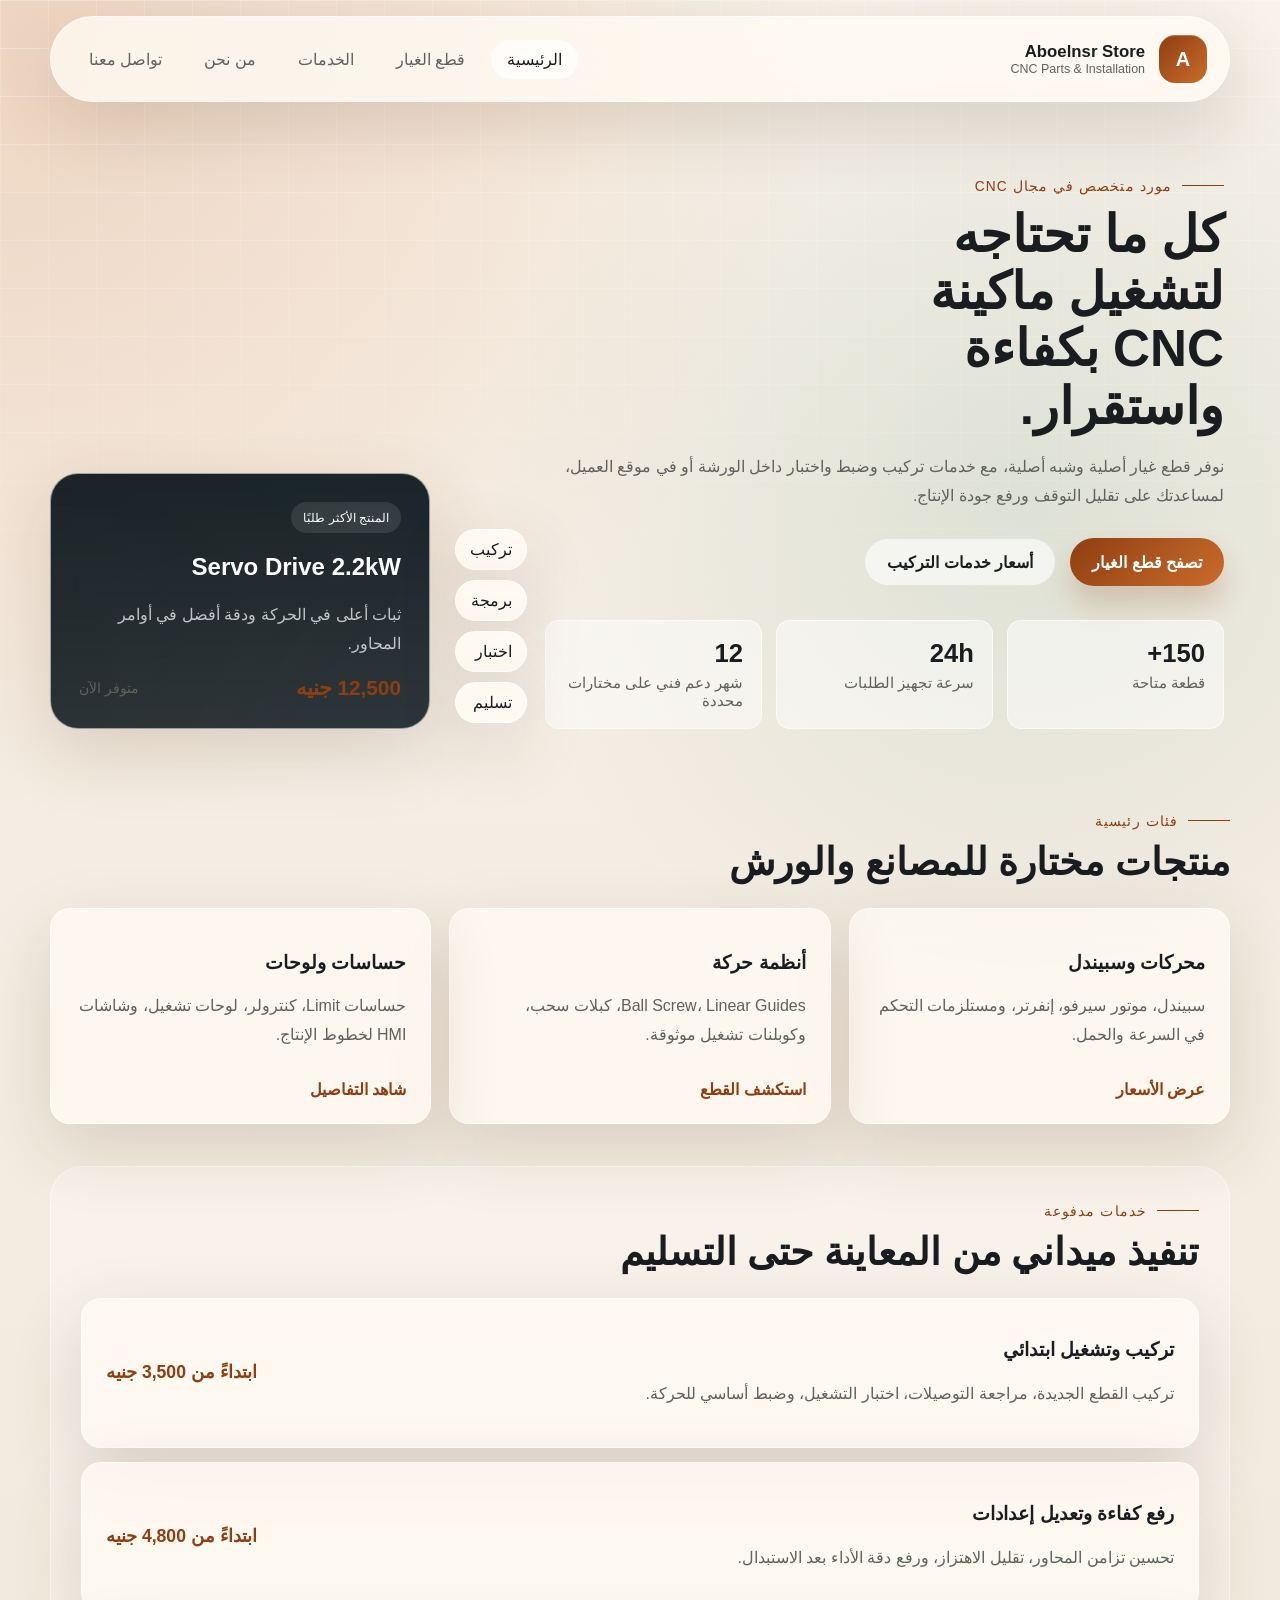
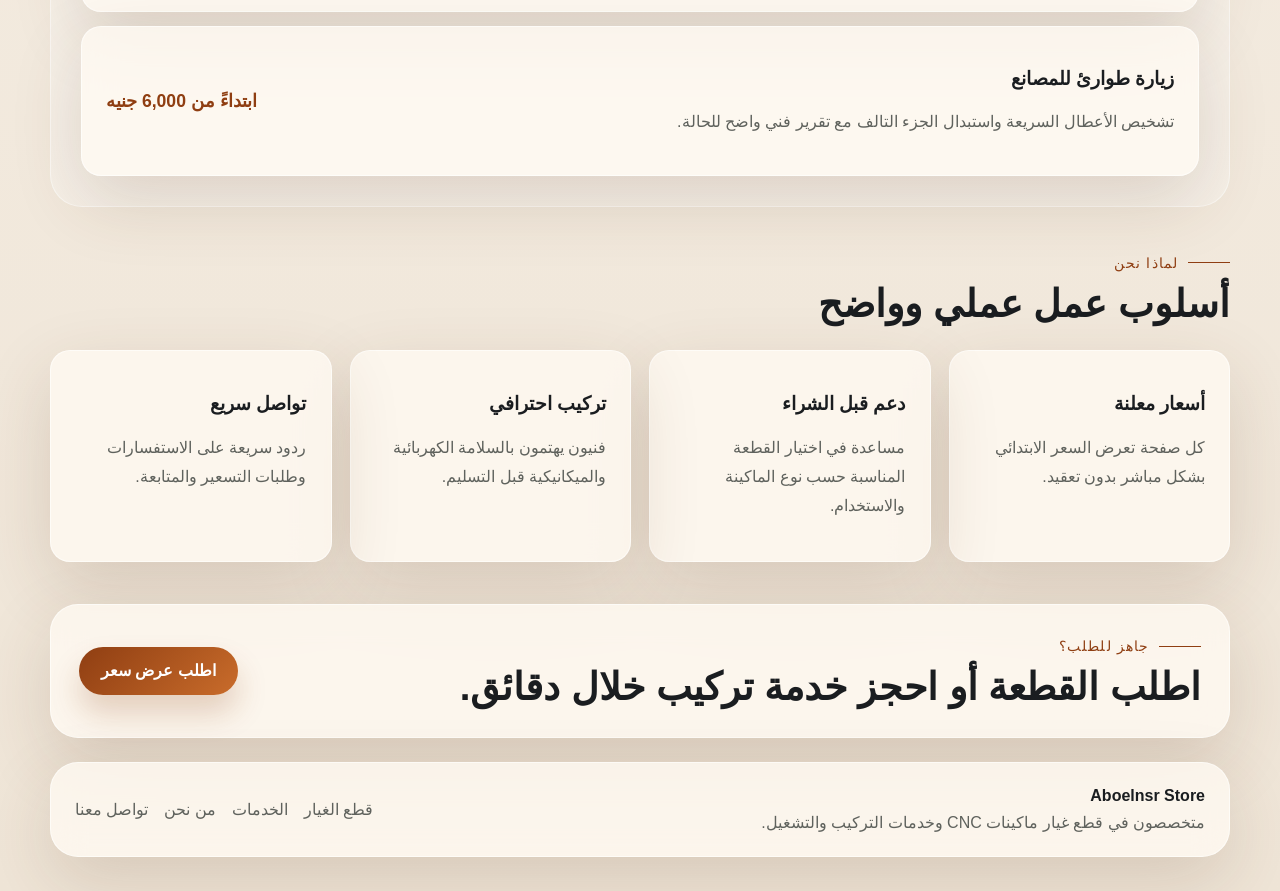
<file: aboelnsr-store/index.html>
<!DOCTYPE html>
<html lang="ar" dir="rtl">
<head>
  <meta charset="UTF-8">
  <meta name="viewport" content="width=device-width, initial-scale=1.0">
  <title>Aboelnsr Store | قطع غيار وخدمات CNC</title>
  <meta name="description" content="Aboelnsr Store لبيع قطع غيار ماكينات CNC وخدمات التركيب والضبط والصيانة بأسعار واضحة وجودة مضمونة.">
  <link rel="stylesheet" href="style.css">
</head>
<body>
  <div class="site-shell">
    <header class="topbar">
      <a class="brand" href="index.html">
        <span class="brand-mark">A</span>
        <span>
          <strong>Aboelnsr Store</strong>
          <small>CNC Parts & Installation</small>
        </span>
      </a>
      <button class="menu-toggle" type="button" aria-label="فتح القائمة">القائمة</button>
      <nav class="nav">
        <a class="active" href="index.html">الرئيسية</a>
        <a href="products.html">قطع الغيار</a>
        <a href="services.html">الخدمات</a>
        <a href="about.html">من نحن</a>
        <a href="contact.html">تواصل معنا</a>
      </nav>
    </header>

    <main>
      <section class="hero">
        <div class="hero-copy">
          <span class="eyebrow">مورد متخصص في مجال CNC</span>
          <h1>كل ما تحتاجه لتشغيل ماكينة CNC بكفاءة واستقرار.</h1>
          <p>
            نوفر قطع غيار أصلية وشبه أصلية، مع خدمات تركيب وضبط واختبار داخل الورشة أو في موقع العميل،
            لمساعدتك على تقليل التوقف ورفع جودة الإنتاج.
          </p>
          <div class="hero-actions">
            <a class="button button-primary" href="products.html">تصفح قطع الغيار</a>
            <a class="button button-secondary" href="services.html">أسعار خدمات التركيب</a>
          </div>
          <ul class="stats">
            <li>
              <strong>150+</strong>
              <span>قطعة متاحة</span>
            </li>
            <li>
              <strong>24h</strong>
              <span>سرعة تجهيز الطلبات</span>
            </li>
            <li>
              <strong>12</strong>
              <span>شهر دعم فني على مختارات محددة</span>
            </li>
          </ul>
        </div>
        <div class="hero-panel">
          <div class="floating-card">
            <span class="card-label">المنتج الأكثر طلبًا</span>
            <h2>Servo Drive 2.2kW</h2>
            <p>ثبات أعلى في الحركة ودقة أفضل في أوامر المحاور.</p>
            <div class="price-row">
              <strong>12,500 جنيه</strong>
              <span>متوفر الآن</span>
            </div>
          </div>
          <div class="floating-strip">
            <span>تركيب</span>
            <span>برمجة</span>
            <span>اختبار</span>
            <span>تسليم</span>
          </div>
        </div>
      </section>

      <section class="section">
        <div class="section-heading">
          <span class="eyebrow">فئات رئيسية</span>
          <h2>منتجات مختارة للمصانع والورش</h2>
        </div>
        <div class="grid cards-3">
          <article class="feature-card">
            <h3>محركات وسبيندل</h3>
            <p>سبيندل، موتور سيرفو، إنفرتر، ومستلزمات التحكم في السرعة والحمل.</p>
            <a href="products.html">عرض الأسعار</a>
          </article>
          <article class="feature-card">
            <h3>أنظمة حركة</h3>
            <p>Ball Screw، Linear Guides، كبلات سحب، وكوبلنات تشغيل موثوقة.</p>
            <a href="products.html">استكشف القطع</a>
          </article>
          <article class="feature-card">
            <h3>حساسات ولوحات</h3>
            <p>حساسات Limit، كنترولر، لوحات تشغيل، وشاشات HMI لخطوط الإنتاج.</p>
            <a href="products.html">شاهد التفاصيل</a>
          </article>
        </div>
      </section>

      <section class="section alt-section">
        <div class="section-heading">
          <span class="eyebrow">خدمات مدفوعة</span>
          <h2>تنفيذ ميداني من المعاينة حتى التسليم</h2>
        </div>
        <div class="service-highlight">
          <div>
            <h3>تركيب وتشغيل ابتدائي</h3>
            <p>تركيب القطع الجديدة، مراجعة التوصيلات، اختبار التشغيل، وضبط أساسي للحركة.</p>
          </div>
          <strong>ابتداءً من 3,500 جنيه</strong>
        </div>
        <div class="service-highlight">
          <div>
            <h3>رفع كفاءة وتعديل إعدادات</h3>
            <p>تحسين تزامن المحاور، تقليل الاهتزاز، ورفع دقة الأداء بعد الاستبدال.</p>
          </div>
          <strong>ابتداءً من 4,800 جنيه</strong>
        </div>
        <div class="service-highlight">
          <div>
            <h3>زيارة طوارئ للمصانع</h3>
            <p>تشخيص الأعطال السريعة واستبدال الجزء التالف مع تقرير فني واضح للحالة.</p>
          </div>
          <strong>ابتداءً من 6,000 جنيه</strong>
        </div>
      </section>

      <section class="section">
        <div class="section-heading">
          <span class="eyebrow">لماذا نحن</span>
          <h2>أسلوب عمل عملي وواضح</h2>
        </div>
        <div class="grid cards-4">
          <article class="mini-card">
            <h3>أسعار معلنة</h3>
            <p>كل صفحة تعرض السعر الابتدائي بشكل مباشر بدون تعقيد.</p>
          </article>
          <article class="mini-card">
            <h3>دعم قبل الشراء</h3>
            <p>مساعدة في اختيار القطعة المناسبة حسب نوع الماكينة والاستخدام.</p>
          </article>
          <article class="mini-card">
            <h3>تركيب احترافي</h3>
            <p>فنيون يهتمون بالسلامة الكهربائية والميكانيكية قبل التسليم.</p>
          </article>
          <article class="mini-card">
            <h3>تواصل سريع</h3>
            <p>ردود سريعة على الاستفسارات وطلبات التسعير والمتابعة.</p>
          </article>
        </div>
      </section>

      <section class="section cta-banner">
        <div>
          <span class="eyebrow">جاهز للطلب؟</span>
          <h2>اطلب القطعة أو احجز خدمة تركيب خلال دقائق.</h2>
        </div>
        <a class="button button-primary" href="contact.html">اطلب عرض سعر</a>
      </section>
    </main>

    <footer class="footer">
      <div>
        <strong>Aboelnsr Store</strong>
        <p>متخصصون في قطع غيار ماكينات CNC وخدمات التركيب والتشغيل.</p>
      </div>
      <div class="footer-links">
        <a href="products.html">قطع الغيار</a>
        <a href="services.html">الخدمات</a>
        <a href="about.html">من نحن</a>
        <a href="contact.html">تواصل معنا</a>
      </div>
    </footer>
  </div>

  <script src="script.js"></script>
</body>
</html>
</file>
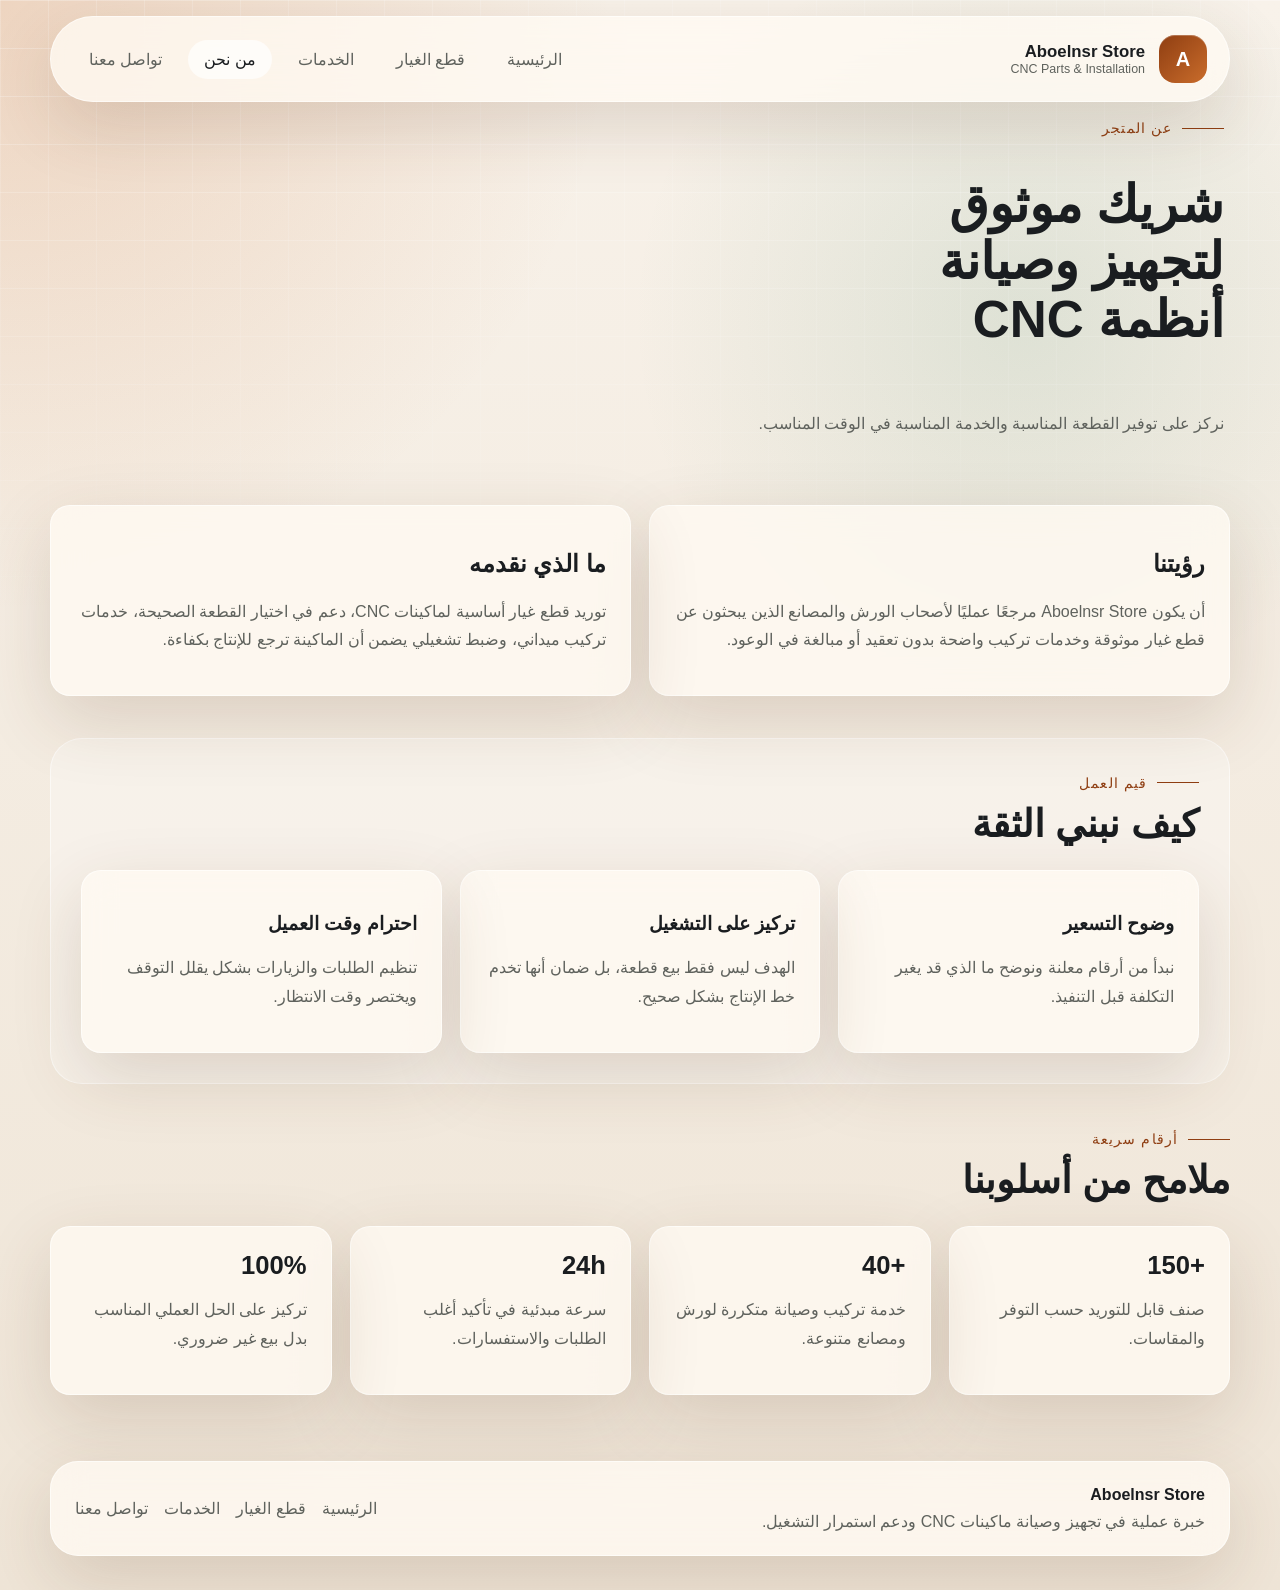
<file: aboelnsr-store/about.html>
<!DOCTYPE html>
<html lang="ar" dir="rtl">
<head>
  <meta charset="UTF-8">
  <meta name="viewport" content="width=device-width, initial-scale=1.0">
  <title>من نحن | Aboelnsr Store</title>
  <meta name="description" content="تعرف على Aboelnsr Store وخبرته في توريد قطع غيار ماكينات CNC وخدمات التركيب والدعم الفني.">
  <link rel="stylesheet" href="style.css">
</head>
<body>
  <div class="site-shell">
    <header class="topbar">
      <a class="brand" href="index.html">
        <span class="brand-mark">A</span>
        <span>
          <strong>Aboelnsr Store</strong>
          <small>CNC Parts & Installation</small>
        </span>
      </a>
      <button class="menu-toggle" type="button" aria-label="فتح القائمة">القائمة</button>
      <nav class="nav">
        <a href="index.html">الرئيسية</a>
        <a href="products.html">قطع الغيار</a>
        <a href="services.html">الخدمات</a>
        <a class="active" href="about.html">من نحن</a>
        <a href="contact.html">تواصل معنا</a>
      </nav>
    </header>

    <main>
      <section class="page-hero compact">
        <span class="eyebrow">عن المتجر</span>
        <h1>شريك موثوق لتجهيز وصيانة أنظمة CNC</h1>
        <p>نركز على توفير القطعة المناسبة والخدمة المناسبة في الوقت المناسب.</p>
      </section>

      <section class="section about-layout">
        <article class="about-card">
          <h2>رؤيتنا</h2>
          <p>
            أن يكون Aboelnsr Store مرجعًا عمليًا لأصحاب الورش والمصانع الذين يبحثون عن قطع غيار
            موثوقة وخدمات تركيب واضحة بدون تعقيد أو مبالغة في الوعود.
          </p>
        </article>
        <article class="about-card">
          <h2>ما الذي نقدمه</h2>
          <p>
            توريد قطع غيار أساسية لماكينات CNC، دعم في اختيار القطعة الصحيحة، خدمات تركيب ميداني،
            وضبط تشغيلي يضمن أن الماكينة ترجع للإنتاج بكفاءة.
          </p>
        </article>
      </section>

      <section class="section alt-section">
        <div class="section-heading">
          <span class="eyebrow">قيم العمل</span>
          <h2>كيف نبني الثقة</h2>
        </div>
        <div class="grid cards-3">
          <article class="mini-card">
            <h3>وضوح التسعير</h3>
            <p>نبدأ من أرقام معلنة ونوضح ما الذي قد يغير التكلفة قبل التنفيذ.</p>
          </article>
          <article class="mini-card">
            <h3>تركيز على التشغيل</h3>
            <p>الهدف ليس فقط بيع قطعة، بل ضمان أنها تخدم خط الإنتاج بشكل صحيح.</p>
          </article>
          <article class="mini-card">
            <h3>احترام وقت العميل</h3>
            <p>تنظيم الطلبات والزيارات بشكل يقلل التوقف ويختصر وقت الانتظار.</p>
          </article>
        </div>
      </section>

      <section class="section">
        <div class="section-heading">
          <span class="eyebrow">أرقام سريعة</span>
          <h2>ملامح من أسلوبنا</h2>
        </div>
        <div class="grid cards-4">
          <article class="mini-card">
            <strong class="metric">+150</strong>
            <p>صنف قابل للتوريد حسب التوفر والمقاسات.</p>
          </article>
          <article class="mini-card">
            <strong class="metric">+40</strong>
            <p>خدمة تركيب وصيانة متكررة لورش ومصانع متنوعة.</p>
          </article>
          <article class="mini-card">
            <strong class="metric">24h</strong>
            <p>سرعة مبدئية في تأكيد أغلب الطلبات والاستفسارات.</p>
          </article>
          <article class="mini-card">
            <strong class="metric">100%</strong>
            <p>تركيز على الحل العملي المناسب بدل بيع غير ضروري.</p>
          </article>
        </div>
      </section>
    </main>

    <footer class="footer">
      <div>
        <strong>Aboelnsr Store</strong>
        <p>خبرة عملية في تجهيز وصيانة ماكينات CNC ودعم استمرار التشغيل.</p>
      </div>
      <div class="footer-links">
        <a href="index.html">الرئيسية</a>
        <a href="products.html">قطع الغيار</a>
        <a href="services.html">الخدمات</a>
        <a href="contact.html">تواصل معنا</a>
      </div>
    </footer>
  </div>

  <script src="script.js"></script>
</body>
</html>
</file>
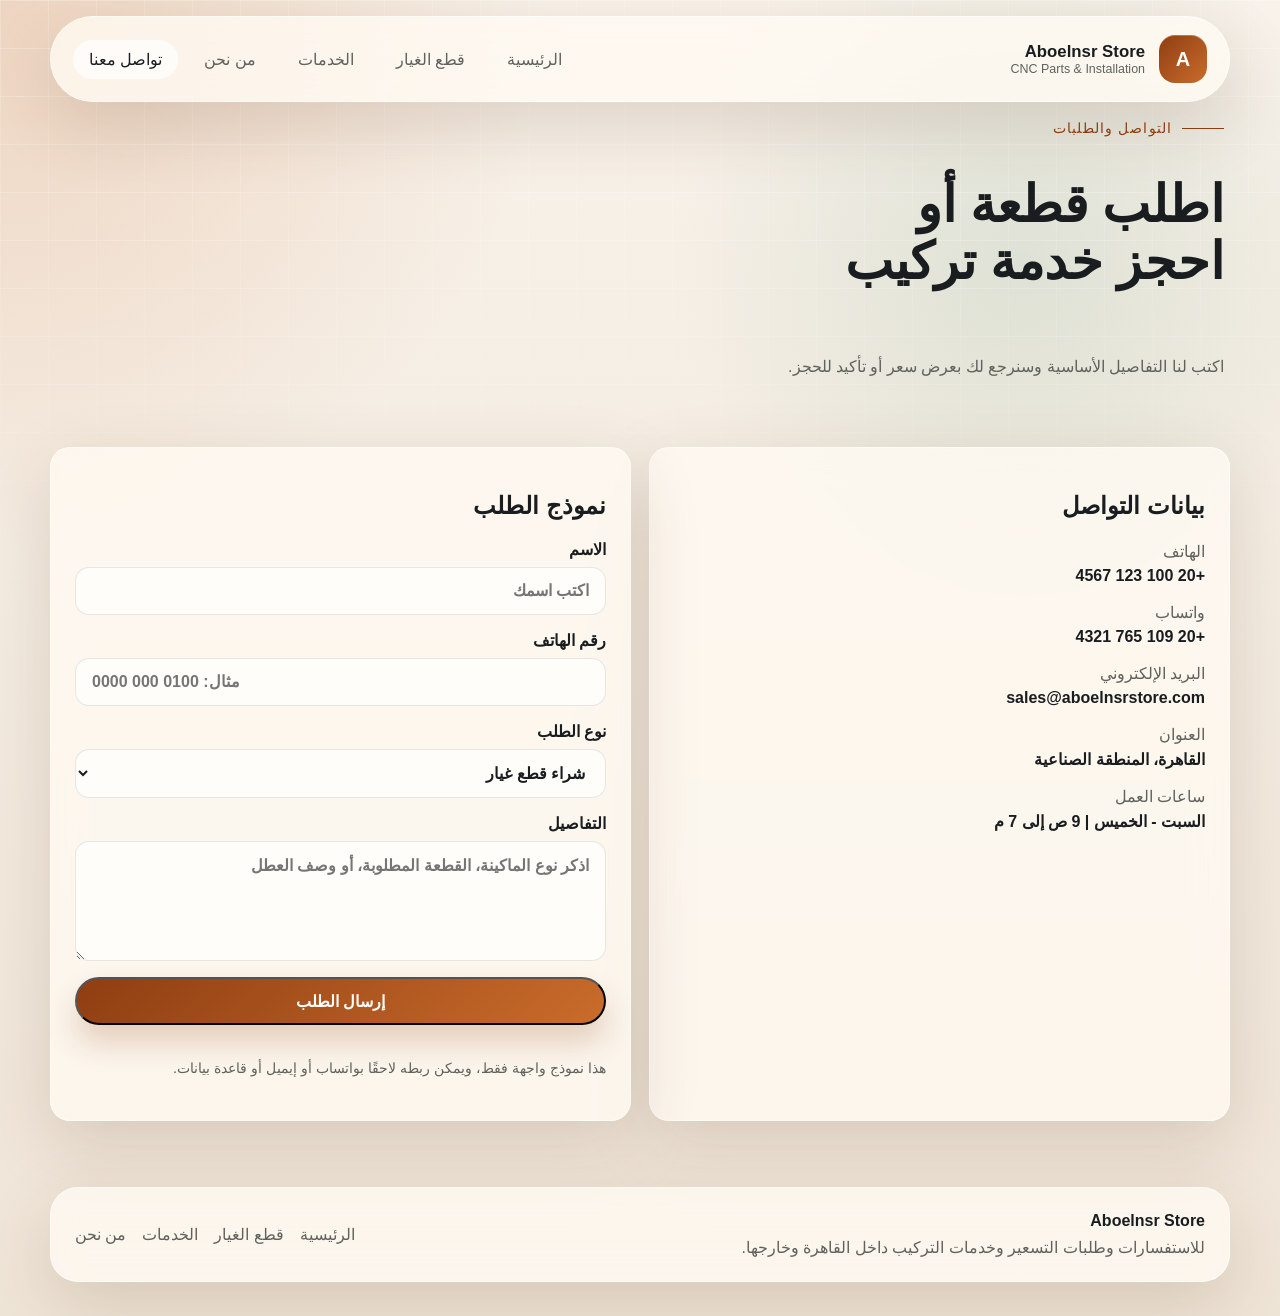
<file: aboelnsr-store/contact.html>
<!DOCTYPE html>
<html lang="ar" dir="rtl">
<head>
  <meta charset="UTF-8">
  <meta name="viewport" content="width=device-width, initial-scale=1.0">
  <title>تواصل معنا | Aboelnsr Store</title>
  <meta name="description" content="تواصل مع Aboelnsr Store لطلب قطع غيار CNC أو حجز خدمات التركيب والصيانة.">
  <link rel="stylesheet" href="style.css">
</head>
<body>
  <div class="site-shell">
    <header class="topbar">
      <a class="brand" href="index.html">
        <span class="brand-mark">A</span>
        <span>
          <strong>Aboelnsr Store</strong>
          <small>CNC Parts & Installation</small>
        </span>
      </a>
      <button class="menu-toggle" type="button" aria-label="فتح القائمة">القائمة</button>
      <nav class="nav">
        <a href="index.html">الرئيسية</a>
        <a href="products.html">قطع الغيار</a>
        <a href="services.html">الخدمات</a>
        <a href="about.html">من نحن</a>
        <a class="active" href="contact.html">تواصل معنا</a>
      </nav>
    </header>

    <main>
      <section class="page-hero compact">
        <span class="eyebrow">التواصل والطلبات</span>
        <h1>اطلب قطعة أو احجز خدمة تركيب</h1>
        <p>اكتب لنا التفاصيل الأساسية وسنرجع لك بعرض سعر أو تأكيد للحجز.</p>
      </section>

      <section class="section contact-layout">
        <article class="contact-card">
          <h2>بيانات التواصل</h2>
          <div class="contact-list">
            <div>
              <span>الهاتف</span>
              <strong>+20 100 123 4567</strong>
            </div>
            <div>
              <span>واتساب</span>
              <strong>+20 109 765 4321</strong>
            </div>
            <div>
              <span>البريد الإلكتروني</span>
              <strong>sales@aboelnsrstore.com</strong>
            </div>
            <div>
              <span>العنوان</span>
              <strong>القاهرة، المنطقة الصناعية</strong>
            </div>
            <div>
              <span>ساعات العمل</span>
              <strong>السبت - الخميس | 9 ص إلى 7 م</strong>
            </div>
          </div>
        </article>

        <article class="contact-card">
          <h2>نموذج الطلب</h2>
          <form class="contact-form">
            <label>
              الاسم
              <input type="text" name="name" placeholder="اكتب اسمك">
            </label>
            <label>
              رقم الهاتف
              <input type="tel" name="phone" placeholder="مثال: 0100 000 0000">
            </label>
            <label>
              نوع الطلب
              <select name="requestType">
                <option>شراء قطع غيار</option>
                <option>حجز خدمة تركيب</option>
                <option>زيارة طوارئ</option>
                <option>استفسار عام</option>
              </select>
            </label>
            <label>
              التفاصيل
              <textarea name="details" rows="5" placeholder="اذكر نوع الماكينة، القطعة المطلوبة، أو وصف العطل"></textarea>
            </label>
            <button class="button button-primary" type="submit">إرسال الطلب</button>
            <p class="form-note">هذا نموذج واجهة فقط، ويمكن ربطه لاحقًا بواتساب أو إيميل أو قاعدة بيانات.</p>
          </form>
        </article>
      </section>
    </main>

    <footer class="footer">
      <div>
        <strong>Aboelnsr Store</strong>
        <p>للاستفسارات وطلبات التسعير وخدمات التركيب داخل القاهرة وخارجها.</p>
      </div>
      <div class="footer-links">
        <a href="index.html">الرئيسية</a>
        <a href="products.html">قطع الغيار</a>
        <a href="services.html">الخدمات</a>
        <a href="about.html">من نحن</a>
      </div>
    </footer>
  </div>

  <script src="script.js"></script>
</body>
</html>
</file>
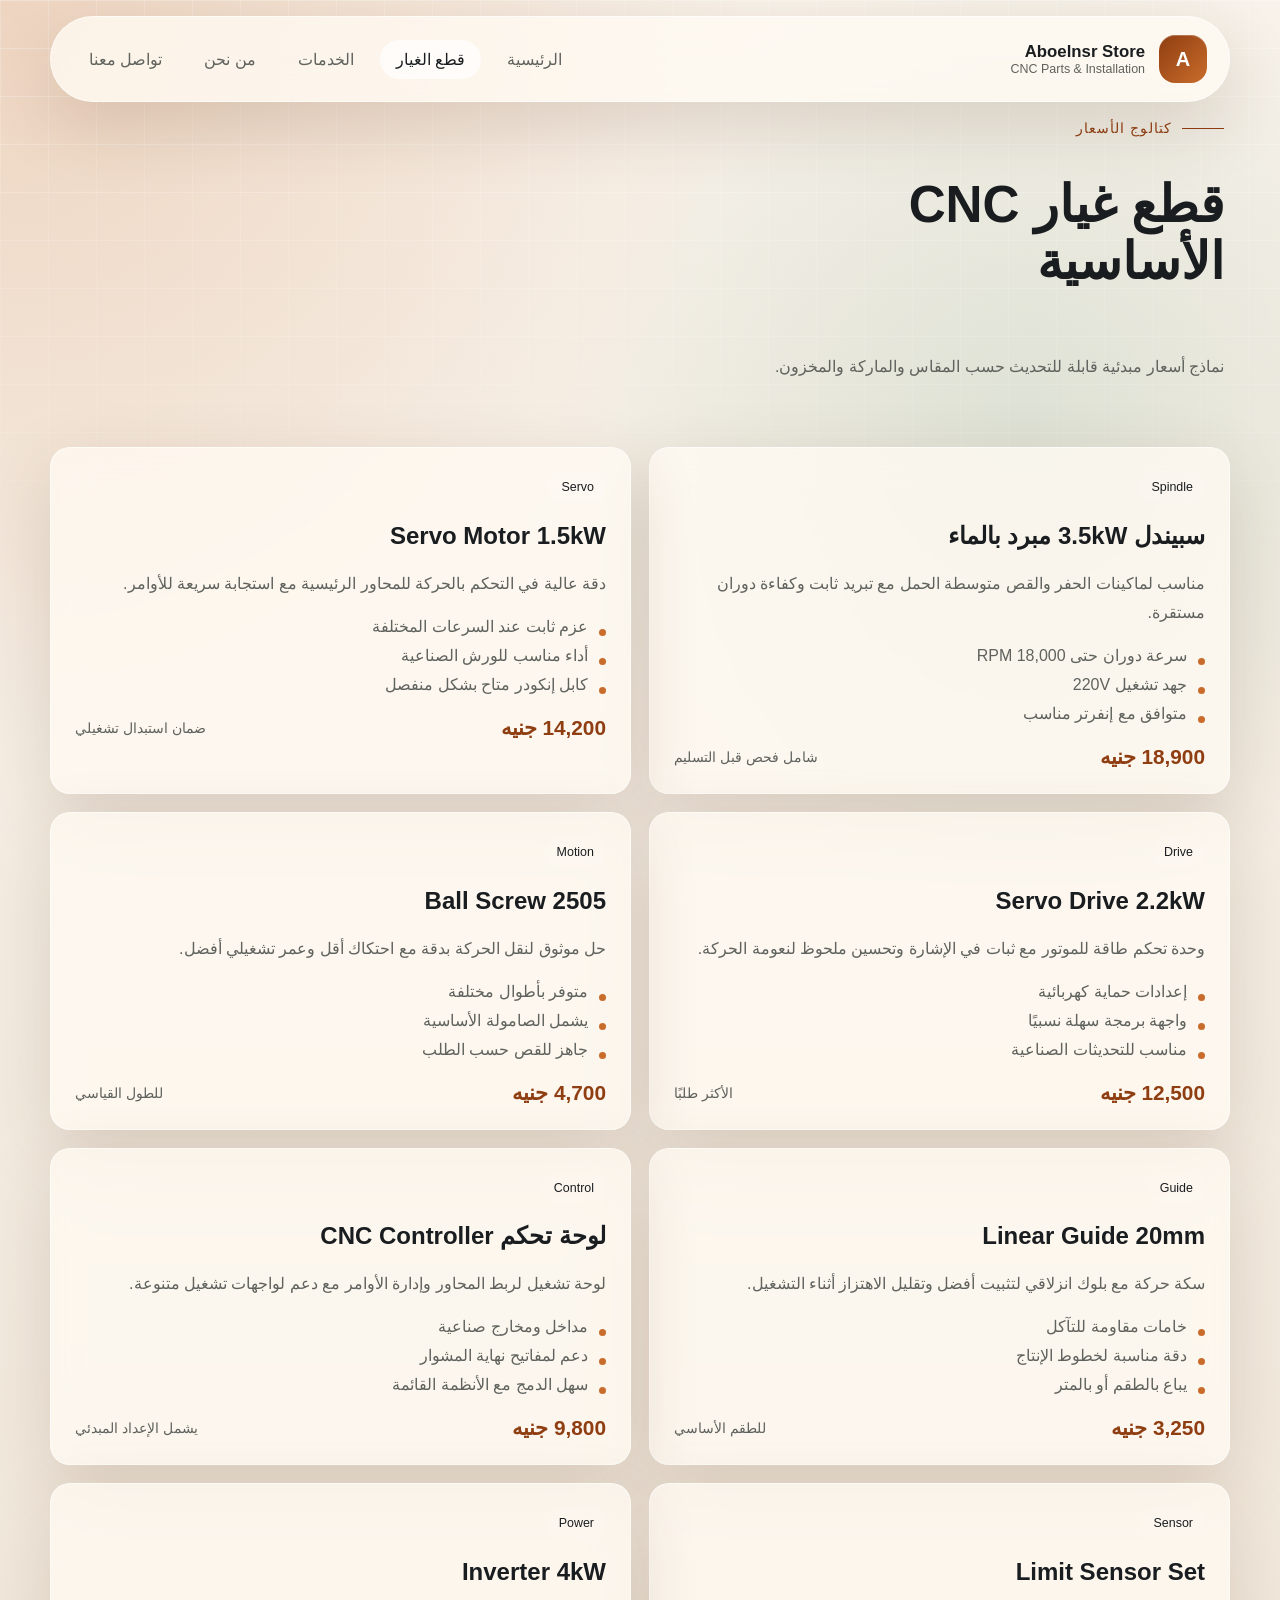
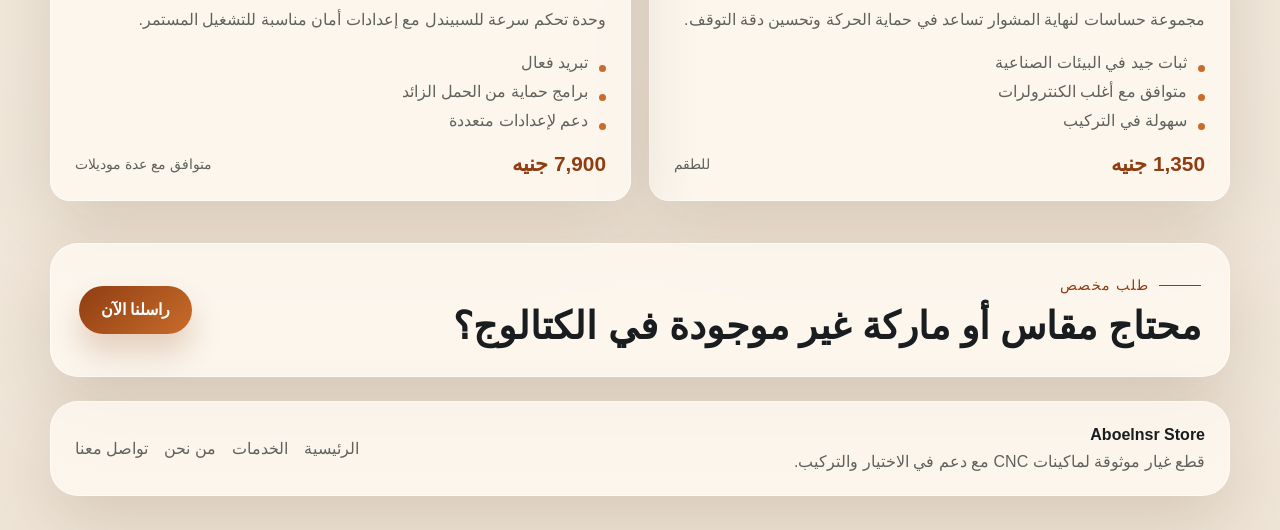
<file: aboelnsr-store/products.html>
<!DOCTYPE html>
<html lang="ar" dir="rtl">
<head>
  <meta charset="UTF-8">
  <meta name="viewport" content="width=device-width, initial-scale=1.0">
  <title>قطع الغيار | Aboelnsr Store</title>
  <meta name="description" content="استعرض أسعار قطع غيار ماكينات CNC لدى Aboelnsr Store من سبيندل وسيرفو درايف وBall Screw وحساسات ولوحات تحكم.">
  <link rel="stylesheet" href="style.css">
</head>
<body>
  <div class="site-shell">
    <header class="topbar">
      <a class="brand" href="index.html">
        <span class="brand-mark">A</span>
        <span>
          <strong>Aboelnsr Store</strong>
          <small>CNC Parts & Installation</small>
        </span>
      </a>
      <button class="menu-toggle" type="button" aria-label="فتح القائمة">القائمة</button>
      <nav class="nav">
        <a href="index.html">الرئيسية</a>
        <a class="active" href="products.html">قطع الغيار</a>
        <a href="services.html">الخدمات</a>
        <a href="about.html">من نحن</a>
        <a href="contact.html">تواصل معنا</a>
      </nav>
    </header>

    <main>
      <section class="page-hero compact">
        <span class="eyebrow">كتالوج الأسعار</span>
        <h1>قطع غيار CNC الأساسية</h1>
        <p>نماذج أسعار مبدئية قابلة للتحديث حسب المقاس والماركة والمخزون.</p>
      </section>

      <section class="section">
        <div class="grid product-grid">
          <article class="product-card">
            <span class="tag">Spindle</span>
            <h2>سبيندل 3.5kW مبرد بالماء</h2>
            <p>مناسب لماكينات الحفر والقص متوسطة الحمل مع تبريد ثابت وكفاءة دوران مستقرة.</p>
            <ul class="product-specs">
              <li>سرعة دوران حتى 18,000 RPM</li>
              <li>جهد تشغيل 220V</li>
              <li>متوافق مع إنفرتر مناسب</li>
            </ul>
            <div class="price-row">
              <strong>18,900 جنيه</strong>
              <span>شامل فحص قبل التسليم</span>
            </div>
          </article>

          <article class="product-card">
            <span class="tag">Servo</span>
            <h2>Servo Motor 1.5kW</h2>
            <p>دقة عالية في التحكم بالحركة للمحاور الرئيسية مع استجابة سريعة للأوامر.</p>
            <ul class="product-specs">
              <li>عزم ثابت عند السرعات المختلفة</li>
              <li>أداء مناسب للورش الصناعية</li>
              <li>كابل إنكودر متاح بشكل منفصل</li>
            </ul>
            <div class="price-row">
              <strong>14,200 جنيه</strong>
              <span>ضمان استبدال تشغيلي</span>
            </div>
          </article>

          <article class="product-card">
            <span class="tag">Drive</span>
            <h2>Servo Drive 2.2kW</h2>
            <p>وحدة تحكم طاقة للموتور مع ثبات في الإشارة وتحسين ملحوظ لنعومة الحركة.</p>
            <ul class="product-specs">
              <li>إعدادات حماية كهربائية</li>
              <li>واجهة برمجة سهلة نسبيًا</li>
              <li>مناسب للتحديثات الصناعية</li>
            </ul>
            <div class="price-row">
              <strong>12,500 جنيه</strong>
              <span>الأكثر طلبًا</span>
            </div>
          </article>

          <article class="product-card">
            <span class="tag">Motion</span>
            <h2>Ball Screw 2505</h2>
            <p>حل موثوق لنقل الحركة بدقة مع احتكاك أقل وعمر تشغيلي أفضل.</p>
            <ul class="product-specs">
              <li>متوفر بأطوال مختلفة</li>
              <li>يشمل الصامولة الأساسية</li>
              <li>جاهز للقص حسب الطلب</li>
            </ul>
            <div class="price-row">
              <strong>4,700 جنيه</strong>
              <span>للطول القياسي</span>
            </div>
          </article>

          <article class="product-card">
            <span class="tag">Guide</span>
            <h2>Linear Guide 20mm</h2>
            <p>سكة حركة مع بلوك انزلاقي لتثبيت أفضل وتقليل الاهتزاز أثناء التشغيل.</p>
            <ul class="product-specs">
              <li>خامات مقاومة للتآكل</li>
              <li>دقة مناسبة لخطوط الإنتاج</li>
              <li>يباع بالطقم أو بالمتر</li>
            </ul>
            <div class="price-row">
              <strong>3,250 جنيه</strong>
              <span>للطقم الأساسي</span>
            </div>
          </article>

          <article class="product-card">
            <span class="tag">Control</span>
            <h2>لوحة تحكم CNC Controller</h2>
            <p>لوحة تشغيل لربط المحاور وإدارة الأوامر مع دعم لواجهات تشغيل متنوعة.</p>
            <ul class="product-specs">
              <li>مداخل ومخارج صناعية</li>
              <li>دعم لمفاتيح نهاية المشوار</li>
              <li>سهل الدمج مع الأنظمة القائمة</li>
            </ul>
            <div class="price-row">
              <strong>9,800 جنيه</strong>
              <span>يشمل الإعداد المبدئي</span>
            </div>
          </article>

          <article class="product-card">
            <span class="tag">Sensor</span>
            <h2>Limit Sensor Set</h2>
            <p>مجموعة حساسات لنهاية المشوار تساعد في حماية الحركة وتحسين دقة التوقف.</p>
            <ul class="product-specs">
              <li>ثبات جيد في البيئات الصناعية</li>
              <li>متوافق مع أغلب الكنترولرات</li>
              <li>سهولة في التركيب</li>
            </ul>
            <div class="price-row">
              <strong>1,350 جنيه</strong>
              <span>للطقم</span>
            </div>
          </article>

          <article class="product-card">
            <span class="tag">Power</span>
            <h2>Inverter 4kW</h2>
            <p>وحدة تحكم سرعة للسبيندل مع إعدادات أمان مناسبة للتشغيل المستمر.</p>
            <ul class="product-specs">
              <li>تبريد فعال</li>
              <li>برامج حماية من الحمل الزائد</li>
              <li>دعم لإعدادات متعددة</li>
            </ul>
            <div class="price-row">
              <strong>7,900 جنيه</strong>
              <span>متوافق مع عدة موديلات</span>
            </div>
          </article>
        </div>
      </section>

      <section class="section cta-banner">
        <div>
          <span class="eyebrow">طلب مخصص</span>
          <h2>محتاج مقاس أو ماركة غير موجودة في الكتالوج؟</h2>
        </div>
        <a class="button button-primary" href="contact.html">راسلنا الآن</a>
      </section>
    </main>

    <footer class="footer">
      <div>
        <strong>Aboelnsr Store</strong>
        <p>قطع غيار موثوقة لماكينات CNC مع دعم في الاختيار والتركيب.</p>
      </div>
      <div class="footer-links">
        <a href="index.html">الرئيسية</a>
        <a href="services.html">الخدمات</a>
        <a href="about.html">من نحن</a>
        <a href="contact.html">تواصل معنا</a>
      </div>
    </footer>
  </div>

  <script src="script.js"></script>
</body>
</html>
</file>
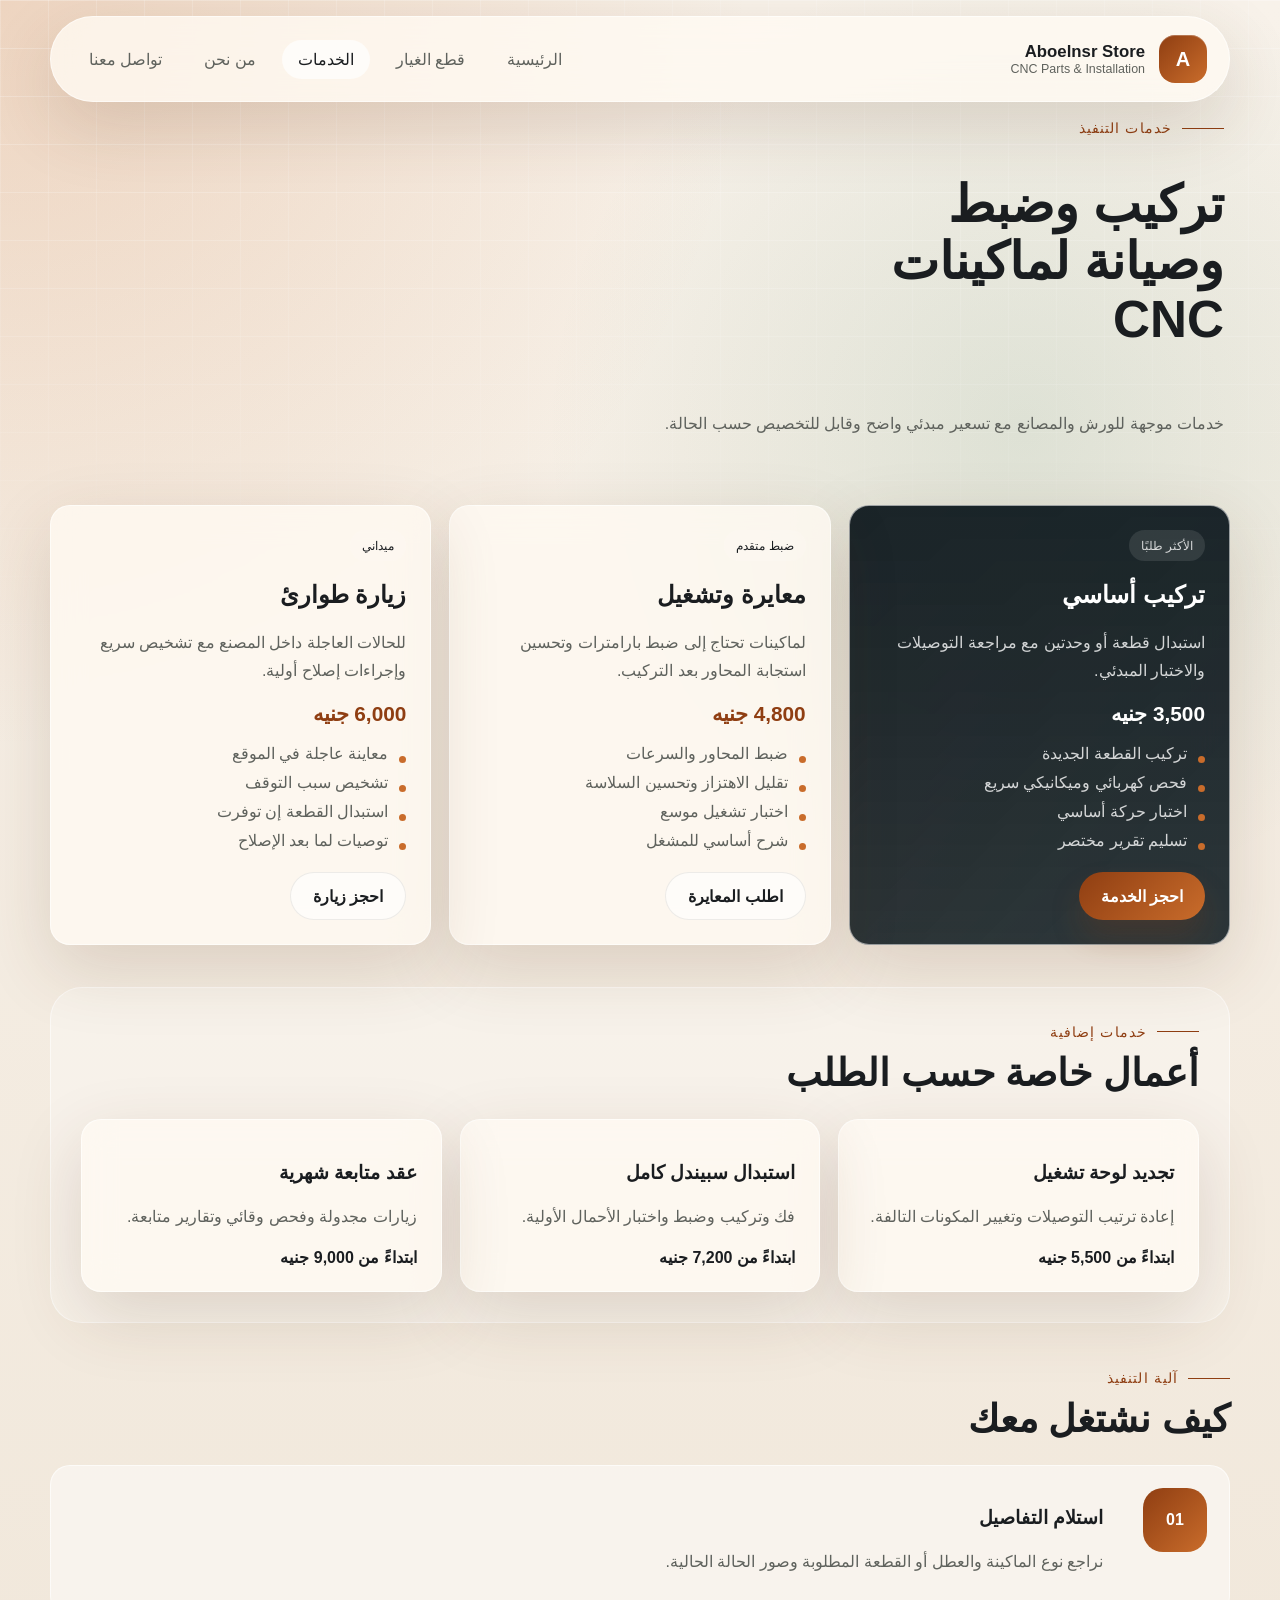
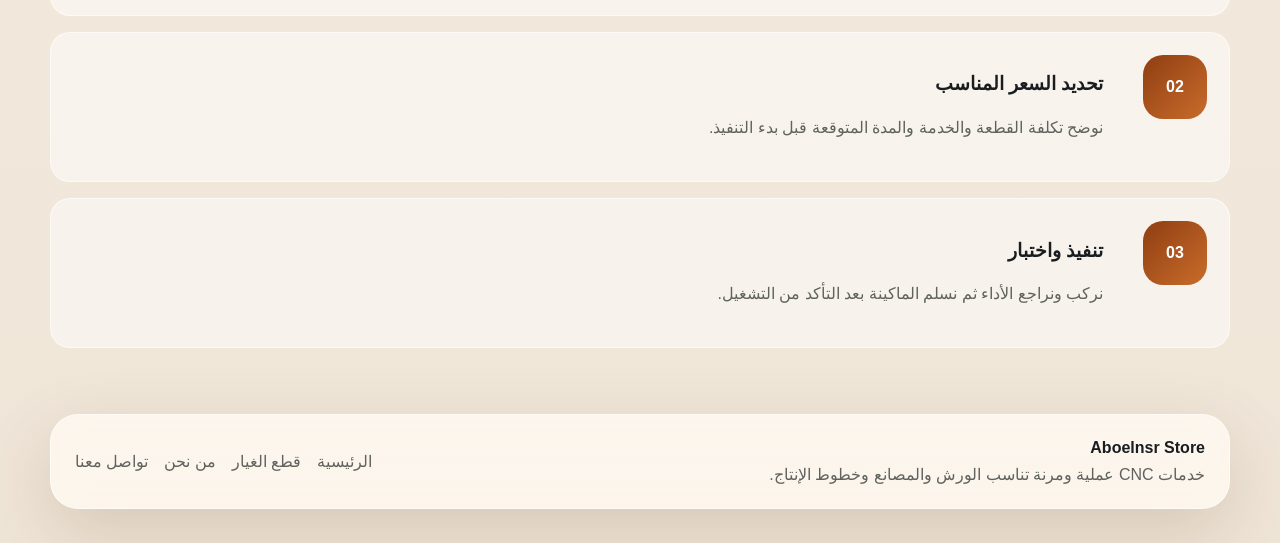
<file: aboelnsr-store/services.html>
<!DOCTYPE html>
<html lang="ar" dir="rtl">
<head>
  <meta charset="UTF-8">
  <meta name="viewport" content="width=device-width, initial-scale=1.0">
  <title>الخدمات | Aboelnsr Store</title>
  <meta name="description" content="خدمات تركيب وضبط وصيانة قطع غيار ماكينات CNC لدى Aboelnsr Store مع أسعار مبدئية واضحة.">
  <link rel="stylesheet" href="style.css">
</head>
<body>
  <div class="site-shell">
    <header class="topbar">
      <a class="brand" href="index.html">
        <span class="brand-mark">A</span>
        <span>
          <strong>Aboelnsr Store</strong>
          <small>CNC Parts & Installation</small>
        </span>
      </a>
      <button class="menu-toggle" type="button" aria-label="فتح القائمة">القائمة</button>
      <nav class="nav">
        <a href="index.html">الرئيسية</a>
        <a href="products.html">قطع الغيار</a>
        <a class="active" href="services.html">الخدمات</a>
        <a href="about.html">من نحن</a>
        <a href="contact.html">تواصل معنا</a>
      </nav>
    </header>

    <main>
      <section class="page-hero compact">
        <span class="eyebrow">خدمات التنفيذ</span>
        <h1>تركيب وضبط وصيانة لماكينات CNC</h1>
        <p>خدمات موجهة للورش والمصانع مع تسعير مبدئي واضح وقابل للتخصيص حسب الحالة.</p>
      </section>

      <section class="section">
        <div class="grid cards-3">
          <article class="pricing-card featured">
            <span class="tag">الأكثر طلبًا</span>
            <h2>تركيب أساسي</h2>
            <p>استبدال قطعة أو وحدتين مع مراجعة التوصيلات والاختبار المبدئي.</p>
            <strong class="price-large">3,500 جنيه</strong>
            <ul class="pricing-list">
              <li>تركيب القطعة الجديدة</li>
              <li>فحص كهربائي وميكانيكي سريع</li>
              <li>اختبار حركة أساسي</li>
              <li>تسليم تقرير مختصر</li>
            </ul>
            <a class="button button-primary" href="contact.html">احجز الخدمة</a>
          </article>

          <article class="pricing-card">
            <span class="tag">ضبط متقدم</span>
            <h2>معايرة وتشغيل</h2>
            <p>لماكينات تحتاج إلى ضبط بارامترات وتحسين استجابة المحاور بعد التركيب.</p>
            <strong class="price-large">4,800 جنيه</strong>
            <ul class="pricing-list">
              <li>ضبط المحاور والسرعات</li>
              <li>تقليل الاهتزاز وتحسين السلاسة</li>
              <li>اختبار تشغيل موسع</li>
              <li>شرح أساسي للمشغل</li>
            </ul>
            <a class="button button-secondary" href="contact.html">اطلب المعايرة</a>
          </article>

          <article class="pricing-card">
            <span class="tag">ميداني</span>
            <h2>زيارة طوارئ</h2>
            <p>للحالات العاجلة داخل المصنع مع تشخيص سريع وإجراءات إصلاح أولية.</p>
            <strong class="price-large">6,000 جنيه</strong>
            <ul class="pricing-list">
              <li>معاينة عاجلة في الموقع</li>
              <li>تشخيص سبب التوقف</li>
              <li>استبدال القطعة إن توفرت</li>
              <li>توصيات لما بعد الإصلاح</li>
            </ul>
            <a class="button button-secondary" href="contact.html">احجز زيارة</a>
          </article>
        </div>
      </section>

      <section class="section alt-section">
        <div class="section-heading">
          <span class="eyebrow">خدمات إضافية</span>
          <h2>أعمال خاصة حسب الطلب</h2>
        </div>
        <div class="grid cards-3">
          <article class="mini-card">
            <h3>تجديد لوحة تشغيل</h3>
            <p>إعادة ترتيب التوصيلات وتغيير المكونات التالفة.</p>
            <strong>ابتداءً من 5,500 جنيه</strong>
          </article>
          <article class="mini-card">
            <h3>استبدال سبيندل كامل</h3>
            <p>فك وتركيب وضبط واختبار الأحمال الأولية.</p>
            <strong>ابتداءً من 7,200 جنيه</strong>
          </article>
          <article class="mini-card">
            <h3>عقد متابعة شهرية</h3>
            <p>زيارات مجدولة وفحص وقائي وتقارير متابعة.</p>
            <strong>ابتداءً من 9,000 جنيه</strong>
          </article>
        </div>
      </section>

      <section class="section">
        <div class="section-heading">
          <span class="eyebrow">آلية التنفيذ</span>
          <h2>كيف نشتغل معك</h2>
        </div>
        <div class="timeline">
          <div class="timeline-item">
            <span>01</span>
            <div>
              <h3>استلام التفاصيل</h3>
              <p>نراجع نوع الماكينة والعطل أو القطعة المطلوبة وصور الحالة الحالية.</p>
            </div>
          </div>
          <div class="timeline-item">
            <span>02</span>
            <div>
              <h3>تحديد السعر المناسب</h3>
              <p>نوضح تكلفة القطعة والخدمة والمدة المتوقعة قبل بدء التنفيذ.</p>
            </div>
          </div>
          <div class="timeline-item">
            <span>03</span>
            <div>
              <h3>تنفيذ واختبار</h3>
              <p>نركب ونراجع الأداء ثم نسلم الماكينة بعد التأكد من التشغيل.</p>
            </div>
          </div>
        </div>
      </section>
    </main>

    <footer class="footer">
      <div>
        <strong>Aboelnsr Store</strong>
        <p>خدمات CNC عملية ومرنة تناسب الورش والمصانع وخطوط الإنتاج.</p>
      </div>
      <div class="footer-links">
        <a href="index.html">الرئيسية</a>
        <a href="products.html">قطع الغيار</a>
        <a href="about.html">من نحن</a>
        <a href="contact.html">تواصل معنا</a>
      </div>
    </footer>
  </div>

  <script src="script.js"></script>
</body>
</html>
</file>
<file: aboelnsr-store/style.css>
:root {
  --bg: #f4efe6;
  --surface: rgba(255, 250, 242, 0.78);
  --surface-strong: #fffaf2;
  --surface-dark: #162126;
  --ink: #1a1d20;
  --muted: #5f625d;
  --accent: #c96c2b;
  --accent-deep: #8f3e12;
  --accent-soft: #e9c4a8;
  --line: rgba(26, 29, 32, 0.1);
  --success: #2d7b57;
  --shadow: 0 24px 70px rgba(84, 49, 23, 0.16);
  --radius-lg: 28px;
  --radius-md: 20px;
  --radius-sm: 14px;
  --shell-width: 1180px;
}

* {
  box-sizing: border-box;
}

html {
  scroll-behavior: smooth;
}

body {
  margin: 0;
  min-height: 100vh;
  color: var(--ink);
  font-family: "Cairo", Tahoma, "Trebuchet MS", sans-serif;
  background:
    radial-gradient(circle at top left, rgba(201, 108, 43, 0.22), transparent 30%),
    radial-gradient(circle at 80% 20%, rgba(45, 123, 87, 0.12), transparent 24%),
    linear-gradient(180deg, #f8f2ea 0%, #efe5d7 100%);
}

body::before {
  content: "";
  position: fixed;
  inset: 0;
  pointer-events: none;
  background-image:
    linear-gradient(rgba(255, 255, 255, 0.35) 1px, transparent 1px),
    linear-gradient(90deg, rgba(255, 255, 255, 0.25) 1px, transparent 1px);
  background-size: 48px 48px;
  mask-image: linear-gradient(180deg, rgba(0, 0, 0, 0.8), transparent 80%);
}

a {
  color: inherit;
  text-decoration: none;
}

button,
input,
select,
textarea {
  font: inherit;
}

textarea {
  resize: vertical;
}

.site-shell {
  width: min(calc(100% - 32px), var(--shell-width));
  margin: 16px auto;
  position: relative;
  z-index: 1;
}

.topbar,
.footer,
.feature-card,
.mini-card,
.floating-card,
.product-card,
.pricing-card,
.about-card,
.contact-card,
.service-highlight,
.cta-banner {
  backdrop-filter: blur(16px);
  background: var(--surface);
  border: 1px solid rgba(255, 255, 255, 0.55);
  box-shadow: var(--shadow);
}

.topbar {
  display: flex;
  align-items: center;
  justify-content: space-between;
  gap: 20px;
  padding: 18px 22px;
  border-radius: 999px;
  position: sticky;
  top: 16px;
  z-index: 10;
}

.brand {
  display: inline-flex;
  align-items: center;
  gap: 14px;
  min-width: 0;
}

.brand strong,
.brand small {
  display: block;
}

.brand strong {
  font-size: 1.05rem;
}

.brand small {
  color: var(--muted);
  font-size: 0.78rem;
}

.brand-mark {
  width: 48px;
  height: 48px;
  border-radius: 16px;
  display: grid;
  place-items: center;
  color: #fff;
  font-weight: 800;
  font-size: 1.25rem;
  background: linear-gradient(135deg, var(--accent-deep), var(--accent));
  box-shadow: inset 0 1px 0 rgba(255, 255, 255, 0.25);
}

.nav {
  display: flex;
  align-items: center;
  gap: 10px;
  flex-wrap: wrap;
}

.nav a {
  padding: 10px 16px;
  border-radius: 999px;
  color: var(--muted);
  transition: 0.25s ease;
}

.nav a:hover,
.nav a.active {
  color: var(--ink);
  background: rgba(255, 255, 255, 0.65);
}

.menu-toggle {
  display: none;
  border: 0;
  border-radius: 999px;
  padding: 10px 16px;
  background: rgba(255, 255, 255, 0.75);
  cursor: pointer;
}

.hero,
.page-hero {
  display: grid;
  grid-template-columns: 1.2fr 0.8fr;
  gap: 28px;
  align-items: stretch;
  padding: 52px 0 18px;
}

.page-hero.compact {
  grid-template-columns: 1fr;
  padding-bottom: 8px;
}

.hero-copy,
.page-hero {
  padding: 18px 6px;
}

.hero h1,
.page-hero h1 {
  font-size: clamp(2.2rem, 4vw, 4.3rem);
  line-height: 1.12;
  margin: 12px 0 18px;
  max-width: 14ch;
}

.hero p,
.page-hero p,
.feature-card p,
.mini-card p,
.product-card p,
.pricing-card p,
.about-card p,
.contact-card p,
.service-highlight p,
.timeline-item p {
  color: var(--muted);
  line-height: 1.8;
}

.eyebrow {
  display: inline-flex;
  align-items: center;
  gap: 10px;
  font-size: 0.86rem;
  letter-spacing: 0.08em;
  color: var(--accent-deep);
  text-transform: uppercase;
}

.eyebrow::before {
  content: "";
  width: 42px;
  height: 1px;
  background: currentColor;
}

.hero-actions {
  display: flex;
  gap: 14px;
  flex-wrap: wrap;
  margin: 28px 0;
}

.button {
  display: inline-flex;
  align-items: center;
  justify-content: center;
  min-height: 48px;
  padding: 12px 22px;
  border-radius: 999px;
  font-weight: 700;
  transition: transform 0.25s ease, box-shadow 0.25s ease, background 0.25s ease;
}

.button:hover {
  transform: translateY(-2px);
}

.button-primary {
  color: #fff;
  background: linear-gradient(135deg, var(--accent-deep), var(--accent));
  box-shadow: 0 18px 30px rgba(143, 62, 18, 0.22);
}

.button-secondary {
  border: 1px solid rgba(26, 29, 32, 0.08);
  background: rgba(255, 255, 255, 0.62);
}

.stats {
  display: grid;
  grid-template-columns: repeat(3, minmax(0, 1fr));
  gap: 14px;
  list-style: none;
  padding: 0;
  margin: 34px 0 0;
}

.stats li {
  padding: 18px;
  border-radius: var(--radius-sm);
  background: rgba(255, 255, 255, 0.48);
  border: 1px solid rgba(255, 255, 255, 0.6);
}

.stats strong,
.metric {
  display: block;
  font-size: 1.6rem;
  margin-bottom: 6px;
}

.stats span {
  color: var(--muted);
  font-size: 0.92rem;
}

.hero-panel {
  position: relative;
  min-height: 100%;
  display: flex;
  align-items: end;
  justify-content: end;
  padding: 18px 0;
}

.floating-card {
  width: min(100%, 380px);
  border-radius: var(--radius-lg);
  padding: 28px;
  background:
    linear-gradient(180deg, rgba(22, 33, 38, 0.98), rgba(22, 33, 38, 0.9)),
    linear-gradient(135deg, rgba(201, 108, 43, 0.45), transparent 80%);
  color: #fff;
}

.floating-card p {
  color: rgba(255, 255, 255, 0.72);
}

.card-label,
.tag {
  display: inline-flex;
  padding: 8px 12px;
  border-radius: 999px;
  font-size: 0.78rem;
  background: rgba(255, 255, 255, 0.1);
  color: inherit;
}

.floating-strip {
  position: absolute;
  right: -16px;
  bottom: 24px;
  display: grid;
  gap: 10px;
}

.floating-strip span {
  padding: 10px 14px;
  border-radius: 999px;
  background: rgba(255, 250, 242, 0.92);
  border: 1px solid rgba(255, 255, 255, 0.72);
  color: var(--ink);
  box-shadow: var(--shadow);
}

.section {
  padding: 42px 0;
}

.section-heading {
  margin-bottom: 24px;
}

.section-heading h2,
.cta-banner h2 {
  margin: 10px 0 0;
  font-size: clamp(1.7rem, 3vw, 2.8rem);
}

.grid {
  display: grid;
  gap: 18px;
}

.cards-3 {
  grid-template-columns: repeat(3, minmax(0, 1fr));
}

.cards-4 {
  grid-template-columns: repeat(4, minmax(0, 1fr));
}

.feature-card,
.mini-card,
.product-card,
.pricing-card,
.about-card,
.contact-card {
  border-radius: var(--radius-md);
  padding: 24px;
}

.feature-card a {
  display: inline-block;
  margin-top: 14px;
  color: var(--accent-deep);
  font-weight: 700;
}

.alt-section {
  padding: 30px;
  border-radius: calc(var(--radius-lg) + 4px);
  background: rgba(255, 255, 255, 0.32);
  border: 1px solid rgba(255, 255, 255, 0.52);
}

.service-highlight {
  display: flex;
  align-items: center;
  justify-content: space-between;
  gap: 18px;
  padding: 22px 24px;
  border-radius: var(--radius-md);
}

.service-highlight + .service-highlight {
  margin-top: 14px;
}

.service-highlight strong {
  white-space: nowrap;
  color: var(--accent-deep);
  font-size: 1.1rem;
}

.cta-banner {
  display: flex;
  align-items: center;
  justify-content: space-between;
  gap: 20px;
  padding: 28px;
  border-radius: var(--radius-lg);
}

.footer {
  display: flex;
  align-items: center;
  justify-content: space-between;
  gap: 18px;
  margin: 24px 0 34px;
  padding: 24px;
  border-radius: var(--radius-lg);
}

.footer p {
  margin: 8px 0 0;
  color: var(--muted);
}

.footer-links {
  display: flex;
  flex-wrap: wrap;
  gap: 16px;
  color: var(--muted);
}

.product-grid {
  grid-template-columns: repeat(2, minmax(0, 1fr));
}

.product-specs,
.pricing-list {
  list-style: none;
  padding: 0;
  margin: 18px 0 22px;
  display: grid;
  gap: 10px;
}

.product-specs li,
.pricing-list li {
  position: relative;
  padding-right: 18px;
  color: var(--muted);
}

.product-specs li::before,
.pricing-list li::before {
  content: "";
  position: absolute;
  right: 0;
  top: 12px;
  width: 7px;
  height: 7px;
  border-radius: 50%;
  background: var(--accent);
}

.price-row {
  display: flex;
  align-items: center;
  justify-content: space-between;
  gap: 12px;
  margin-top: 18px;
}

.price-row strong,
.price-large {
  font-size: 1.3rem;
  color: var(--accent-deep);
}

.price-row span,
.form-note {
  color: var(--muted);
  font-size: 0.9rem;
}

.featured {
  background:
    linear-gradient(180deg, rgba(22, 33, 38, 0.98), rgba(22, 33, 38, 0.9)),
    linear-gradient(135deg, rgba(201, 108, 43, 0.45), transparent 80%);
  color: #fff;
}

.featured p,
.featured li,
.featured .tag {
  color: rgba(255, 255, 255, 0.8);
}

.featured .price-large {
  color: #fff;
}

.timeline {
  display: grid;
  gap: 16px;
}

.timeline-item {
  display: grid;
  grid-template-columns: 86px 1fr;
  gap: 18px;
  align-items: start;
  padding: 22px;
  border-radius: var(--radius-md);
  background: rgba(255, 255, 255, 0.48);
  border: 1px solid rgba(255, 255, 255, 0.6);
}

.timeline-item span {
  width: 64px;
  height: 64px;
  display: grid;
  place-items: center;
  border-radius: 20px;
  background: linear-gradient(135deg, var(--accent-deep), var(--accent));
  color: #fff;
  font-weight: 800;
}

.about-layout,
.contact-layout {
  display: grid;
  grid-template-columns: repeat(2, minmax(0, 1fr));
  gap: 18px;
}

.contact-list {
  display: grid;
  gap: 18px;
  margin-top: 22px;
}

.contact-list span {
  display: block;
  color: var(--muted);
  margin-bottom: 6px;
}

.contact-form {
  display: grid;
  gap: 16px;
  margin-top: 20px;
}

.contact-form label {
  display: grid;
  gap: 8px;
  font-weight: 700;
}

.contact-form input,
.contact-form select,
.contact-form textarea {
  width: 100%;
  padding: 14px 16px;
  border-radius: 14px;
  border: 1px solid var(--line);
  background: rgba(255, 255, 255, 0.7);
  color: var(--ink);
  outline: none;
}

.contact-form input:focus,
.contact-form select:focus,
.contact-form textarea:focus {
  border-color: rgba(201, 108, 43, 0.5);
  box-shadow: 0 0 0 4px rgba(201, 108, 43, 0.08);
}

@media (max-width: 980px) {
  .hero,
  .about-layout,
  .contact-layout,
  .cards-3,
  .cards-4,
  .product-grid {
    grid-template-columns: 1fr;
  }

  .hero-panel {
    justify-content: stretch;
    padding-top: 0;
  }

  .floating-card {
    width: 100%;
    max-width: none;
  }

  .floating-strip {
    position: static;
    margin-top: 18px;
    grid-auto-flow: column;
    justify-content: start;
    overflow-x: auto;
  }

  .service-highlight,
  .cta-banner,
  .footer,
  .price-row {
    flex-direction: column;
    align-items: start;
  }

  .stats {
    grid-template-columns: repeat(2, minmax(0, 1fr));
  }
}

@media (max-width: 760px) {
  .site-shell {
    width: min(calc(100% - 14px), var(--shell-width));
  }

  .topbar {
    padding: 14px 16px;
    border-radius: 28px;
    overflow: visible;
  }

  .menu-toggle {
    display: inline-flex;
    align-items: center;
    justify-content: center;
    min-height: 44px;
    margin-inline-start: auto;
  }

  .nav {
    display: none;
    position: absolute;
    top: calc(100% + 10px);
    inset-inline: 0;
    flex-direction: column;
    align-items: stretch;
    gap: 8px;
    padding: 12px;
    border-radius: 24px;
    background: rgba(255, 250, 242, 0.96);
    border: 1px solid rgba(255, 255, 255, 0.72);
    box-shadow: var(--shadow);
  }

  .nav.open {
    display: flex;
  }

  .nav a {
    text-align: center;
    padding: 14px 16px;
  }

  .brand {
    gap: 12px;
    flex: 1 1 auto;
  }

  .brand-mark {
    width: 42px;
    height: 42px;
    border-radius: 14px;
    font-size: 1.1rem;
  }

  .brand strong {
    font-size: 0.95rem;
  }

  .brand small {
    font-size: 0.72rem;
  }

  .hero,
  .page-hero {
    gap: 18px;
    padding-top: 28px;
  }

  .hero-copy,
  .page-hero {
    padding: 8px 2px;
  }

  .hero h1,
  .page-hero h1 {
    font-size: clamp(1.9rem, 10vw, 2.8rem);
    margin-bottom: 14px;
    max-width: none;
  }

  .hero p,
  .page-hero p {
    font-size: 0.98rem;
    line-height: 1.75;
  }

  .eyebrow {
    gap: 8px;
    flex-wrap: wrap;
    font-size: 0.72rem;
    letter-spacing: 0.04em;
  }

  .eyebrow::before {
    width: 28px;
  }

  .hero-actions {
    gap: 10px;
    margin: 20px 0;
  }

  .hero-actions .button,
  .cta-banner .button,
  .pricing-card .button,
  .contact-form .button {
    width: 100%;
  }

  .stats {
    grid-template-columns: 1fr;
    gap: 10px;
    margin-top: 24px;
  }

  .section {
    padding: 30px 0;
  }

  .feature-card,
  .mini-card,
  .product-card,
  .pricing-card,
  .about-card,
  .contact-card,
  .service-highlight,
  .cta-banner,
  .floating-card,
  .timeline-item,
  .footer {
    padding: 18px;
  }

  .alt-section {
    padding: 18px;
    border-radius: 22px;
  }

  .section-heading {
    margin-bottom: 18px;
  }

  .section-heading h2,
  .cta-banner h2 {
    font-size: clamp(1.5rem, 7vw, 2.1rem);
  }

  .floating-card {
    border-radius: 22px;
  }

  .floating-strip {
    margin-top: 14px;
    gap: 8px;
    padding-bottom: 4px;
  }

  .floating-strip span {
    white-space: nowrap;
  }

  .service-highlight strong {
    white-space: normal;
  }

  .price-row {
    gap: 6px;
  }

  .price-row strong,
  .price-large {
    font-size: 1.15rem;
  }

  .contact-list {
    gap: 14px;
    margin-top: 18px;
  }

  .contact-form {
    gap: 14px;
  }

  .contact-form input,
  .contact-form select,
  .contact-form textarea {
    padding: 12px 14px;
  }

  .footer {
    margin: 18px 0 26px;
  }

  .footer-links {
    width: 100%;
    display: grid;
    grid-template-columns: repeat(2, minmax(0, 1fr));
    gap: 10px;
  }

  .footer-links a {
    padding: 10px 12px;
    text-align: center;
    border-radius: 14px;
    background: rgba(255, 255, 255, 0.45);
  }

  .timeline-item {
    grid-template-columns: 1fr;
    gap: 14px;
  }

  .timeline-item span {
    width: 52px;
    height: 52px;
    border-radius: 16px;
  }
}

@media (max-width: 420px) {
  .footer-links {
    grid-template-columns: 1fr;
  }

  .button {
    min-height: 46px;
  }
}
</file>
